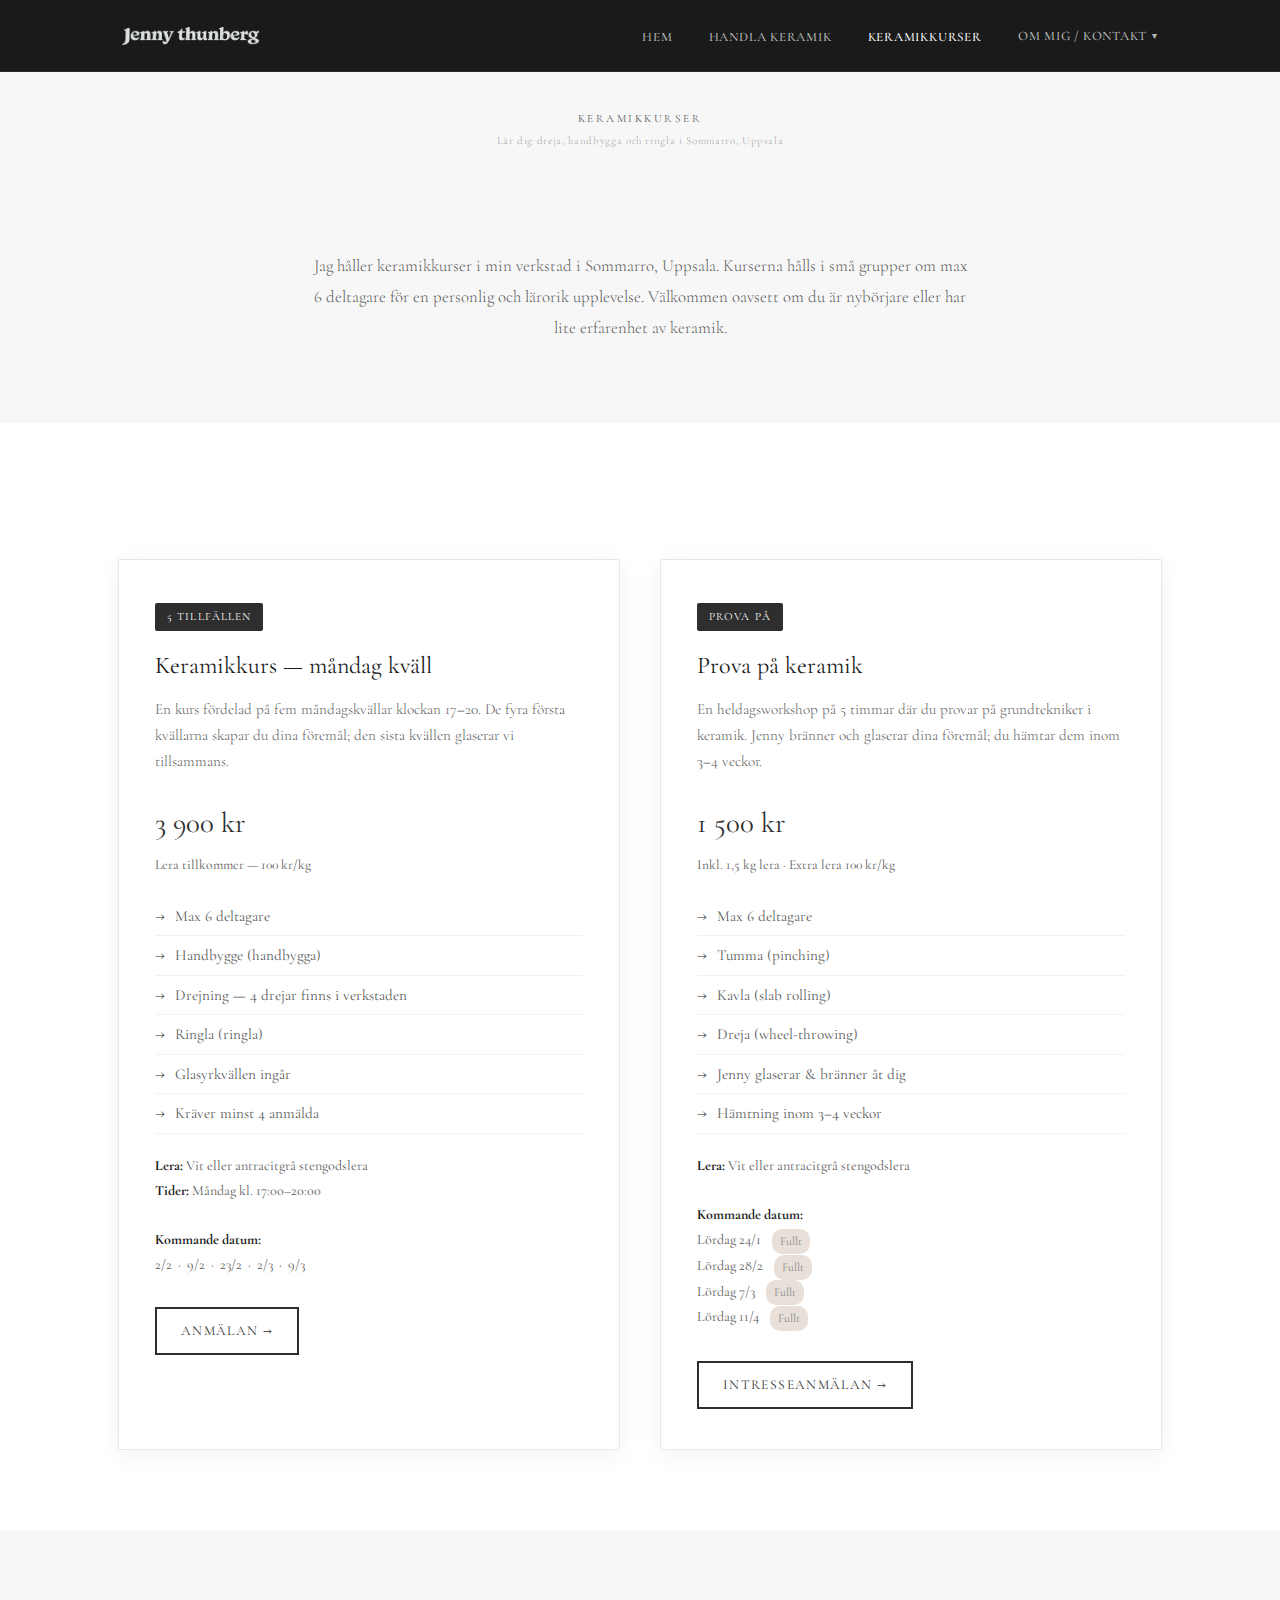
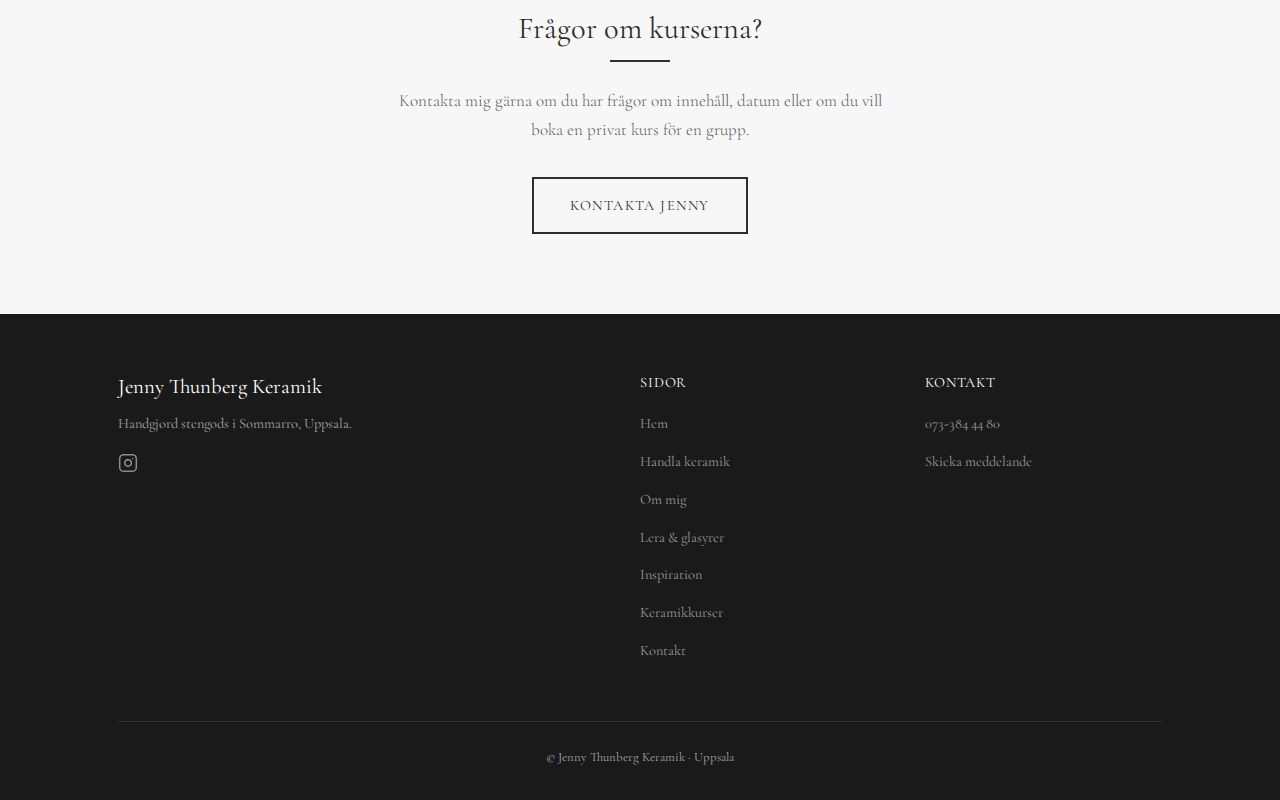
<file: keramikkurser.html>
<!DOCTYPE html>
<html lang="sv">
<head>
  <meta charset="UTF-8" />
  <meta name="viewport" content="width=device-width, initial-scale=1.0" />
  <title>Keramikkurser Uppsala | Jenny Thunberg — Drejning & Handbygge</title>
  <meta name="description" content="Boka keramikkurs i Uppsala hos Jenny Thunberg. Kurser i drejning, handbygge och ringla i liten grupp om max 6 deltagare i Sommarro. Från 1 500 kr." />
  <meta name="keywords" content="keramikkurs Uppsala, drejningskurs Uppsala, keramik kurs, handbygge keramik, boka keramikkurs" />
  <meta name="author" content="Jenny Thunberg" />
  <link rel="canonical" href="https://jennythunberg.se/keramikkurser.html" />
  <meta property="og:type" content="website" />
  <meta property="og:title" content="Keramikkurser Uppsala | Jenny Thunberg" />
  <meta property="og:description" content="Boka keramikkurs i Uppsala. Drejning, handbygge och ringla i liten grupp om max 6 deltagare. Från 1 500 kr." />
  <meta property="og:url" content="https://jennythunberg.se/keramikkurser.html" />
  <meta property="og:image" content="https://jennythunberg.se/wp-content/uploads/2024/01/IMG_7467.jpg" />
  <meta property="og:locale" content="sv_SE" />
  <link rel="stylesheet" href="style.css" />
  <link rel="icon" href="https://jennythunberg.se/wp-content/uploads/2024/01/cropped-favicon.png" />
  <script type="application/ld+json">
  {
    "@context": "https://schema.org",
    "@type": "Course",
    "name": "Keramikkurs — måndag kväll",
    "description": "En kurs fördelad på fem måndagskvällar med drejning, handbygge och ringla. Max 6 deltagare.",
    "provider": {
      "@type": "Person",
      "name": "Jenny Thunberg",
      "url": "https://jennythunberg.se"
    },
    "offers": {
      "@type": "Offer",
      "price": "3900",
      "priceCurrency": "SEK"
    },
    "location": {
      "@type": "Place",
      "name": "Jenny Thunbergs verkstad, Sommarro",
      "address": {
        "@type": "PostalAddress",
        "addressLocality": "Uppsala",
        "addressCountry": "SE"
      }
    }
  }
  </script>
</head>
<body>

  <!-- NAV -->
  <nav class="nav">
    <div class="nav__inner">
      <a class="nav__logo" href="index.html">
        <img src="logotyp.png"
             alt="Jenny Thunberg Keramik"
             onerror="this.style.display='none'; this.nextElementSibling.style.display='block';" />
        <span class="nav__logo-text" style="display:none;">Jenny Thunberg</span>
      </a>
      <ul class="nav__links" id="nav-links">
        <li><a href="index.html">Hem</a></li>
        <li><a href="handla-keramik.html">Handla keramik</a></li>
        <li><a href="keramikkurser.html" class="active">Keramikkurser</a></li>
        <li class="nav__dropdown">
          <button class="nav__dropdown-toggle" aria-expanded="false">Om mig / Kontakt <span class="nav__dropdown-arrow">▾</span></button>
          <ul class="nav__dropdown-menu">
            <li><a href="om-mig.html">Om mig</a></li>
            <li><a href="kontakt.html">Kontakt</a></li>
            <li><a href="lera-och-glasyrer.html">Lera &amp; glasyrer</a></li>
            <li><a href="inspiration.html">Inspiration</a></li>
          </ul>
        </li>
      </ul>
      <button class="nav__toggle" id="nav-toggle" aria-label="Meny">
        <span></span><span></span><span></span>
      </button>
    </div>
  </nav>

  <!-- PAGE HERO -->
  <div class="page-hero">
    <h1>Keramikkurser</h1>
    <p>Lär dig dreja, handbygga och ringla i Sommarro, Uppsala</p>
  </div>

  <!-- INTRO -->
  <section class="section">
    <div class="container" style="max-width:720px;">
      <p style="color:var(--mid); font-size:1.05rem; font-weight:300; line-height:1.85; text-align:center;">
        Jag håller keramikkurser i min verkstad i Sommarro, Uppsala.
        Kurserna hålls i små grupper om max 6 deltagare för en personlig
        och lärorik upplevelse. Välkommen oavsett om du är nybörjare
        eller har lite erfarenhet av keramik.
      </p>
    </div>
  </section>

  <!-- COURSES -->
  <section class="section section--alt">
    <div class="container">
      <div class="courses-grid">

        <!-- Course 1 -->
        <div class="course-card">
          <span class="course-card__tag">5 tillfällen</span>
          <h2>Keramikkurs — måndag kväll</h2>
          <p style="color:var(--mid); font-weight:300; font-size:0.95rem; line-height:1.7; margin-bottom:8px;">
            En kurs fördelad på fem måndagskvällar klockan 17–20. De fyra
            första kvällarna skapar du dina föremål; den sista kvällen
            glaserar vi tillsammans.
          </p>

          <div class="course-card__price">3 900 kr</div>
          <p style="color:var(--mid); font-size:0.85rem; margin-top:-12px; margin-bottom:20px;">
            Lera tillkommer — 100 kr/kg
          </p>

          <ul>
            <li>Max 6 deltagare</li>
            <li>Handbygge (handbygga)</li>
            <li>Drejning — 4 drejar finns i verkstaden</li>
            <li>Ringla (ringla)</li>
            <li>Glasyrkvällen ingår</li>
            <li>Kräver minst 4 anmälda</li>
          </ul>

          <div class="course-card__dates">
            <strong>Lera:</strong> Vit eller antracitgrå stengodslera<br />
            <strong>Tider:</strong> Måndag kl. 17:00–20:00<br />
            <br />
            <strong>Kommande datum:</strong><br />
            2/2 &nbsp;·&nbsp; 9/2 &nbsp;·&nbsp; 23/2 &nbsp;·&nbsp; 2/3 &nbsp;·&nbsp; 9/3
          </div>

          <br />
          <a href="kontakt.html" class="btn btn--rust" style="font-size:0.85rem; padding:10px 24px;">Anmälan →</a>
        </div>

        <!-- Course 2 -->
        <div class="course-card">
          <span class="course-card__tag">Prova på</span>
          <h2>Prova på keramik</h2>
          <p style="color:var(--mid); font-weight:300; font-size:0.95rem; line-height:1.7; margin-bottom:8px;">
            En heldagsworkshop på 5 timmar där du provar på grundtekniker
            i keramik. Jenny bränner och glaserar dina föremål; du hämtar
            dem inom 3–4 veckor.
          </p>

          <div class="course-card__price">1 500 kr</div>
          <p style="color:var(--mid); font-size:0.85rem; margin-top:-12px; margin-bottom:20px;">
            Inkl. 1,5 kg lera · Extra lera 100 kr/kg
          </p>

          <ul>
            <li>Max 6 deltagare</li>
            <li>Tumma (pinching)</li>
            <li>Kavla (slab rolling)</li>
            <li>Dreja (wheel-throwing)</li>
            <li>Jenny glaserar &amp; bränner åt dig</li>
            <li>Hämtning inom 3–4 veckor</li>
          </ul>

          <div class="course-card__dates">
            <strong>Lera:</strong> Vit eller antracitgrå stengodslera<br />
            <br />
            <strong>Kommande datum:</strong><br />
            Lördag 24/1 <span class="fullt">Fullt</span><br />
            Lördag 28/2 <span class="fullt">Fullt</span><br />
            Lördag 7/3 <span class="fullt">Fullt</span><br />
            Lördag 11/4 <span class="fullt">Fullt</span>
          </div>

          <br />
          <a href="kontakt.html" class="btn btn--rust" style="font-size:0.85rem; padding:10px 24px;">Intresseanmälan →</a>
        </div>

      </div>
    </div>
  </section>

  <!-- CONTACT TEASER -->
  <section class="section">
    <div class="container" style="text-align:center;">
      <h2 style="font-size:1.9rem; color:var(--rust); margin-bottom:12px;">Frågor om kurserna?</h2>
      <div class="divider" style="margin:12px auto 24px;"></div>
      <p style="color:var(--mid); max-width:500px; margin:0 auto 32px; font-weight:300;">
        Kontakta mig gärna om du har frågor om innehåll, datum eller
        om du vill boka en privat kurs för en grupp.
      </p>
      <a href="kontakt.html" class="btn btn--rust">Kontakta Jenny</a>
    </div>
  </section>

  <!-- FOOTER -->
  <footer class="footer">
    <div class="container">
      <div class="footer__inner">
        <div class="footer__brand">
          <h3>Jenny Thunberg Keramik</h3>
          <p>Handgjord stengods i Sommarro, Uppsala.</p>
          <div class="footer__social">
            <a href="https://www.instagram.com/jennyathunberg/" target="_blank" rel="noopener" aria-label="Instagram">
              <svg xmlns="http://www.w3.org/2000/svg" width="20" height="20" viewBox="0 0 24 24" fill="none" stroke="currentColor" stroke-width="1.8" stroke-linecap="round" stroke-linejoin="round">
                <rect x="2" y="2" width="20" height="20" rx="5" ry="5"/><path d="M16 11.37A4 4 0 1 1 12.63 8 4 4 0 0 1 16 11.37z"/><line x1="17.5" y1="6.5" x2="17.51" y2="6.5"/>
              </svg>
            </a>
          </div>
        </div>
        <div class="footer__links">
          <h4>Sidor</h4>
          <ul>
            <li><a href="index.html">Hem</a></li>
            <li><a href="handla-keramik.html">Handla keramik</a></li>
            <li><a href="om-mig.html">Om mig</a></li>
            <li><a href="lera-och-glasyrer.html">Lera & glasyrer</a></li>
            <li><a href="inspiration.html">Inspiration</a></li>
            <li><a href="keramikkurser.html">Keramikkurser</a></li>
            <li><a href="kontakt.html">Kontakt</a></li>
          </ul>
        </div>
        <div class="footer__links">
          <h4>Kontakt</h4>
          <ul>
            <li><a href="tel:0733844480">073-384 44 80</a></li>
            <li><a href="kontakt.html">Skicka meddelande</a></li>
          </ul>
        </div>
      </div>
      <div class="footer__bottom">
        <p>© Jenny Thunberg Keramik · Uppsala</p>
      </div>
    </div>
  </footer>

  <script>
    const toggle = document.getElementById('nav-toggle');
    const links  = document.getElementById('nav-links');
    toggle.addEventListener('click', () => {
      const isOpen = links.classList.toggle('open');
      toggle.classList.toggle('open', isOpen);
      document.body.style.overflow = isOpen ? 'hidden' : '';
    });
    const dropdown = document.querySelector('.nav__dropdown');
    const dropdownToggle = dropdown?.querySelector('.nav__dropdown-toggle');
    dropdownToggle?.addEventListener('click', e => {
      e.stopPropagation();
      const isOpen = dropdown.classList.toggle('open');
      dropdownToggle.setAttribute('aria-expanded', isOpen);
    });
    document.addEventListener('click', () => dropdown?.classList.remove('open'));
  </script>
</body>
</html>
</file>
<file: style.css>
/* ============================================================
   Jenny Thunberg Keramik — Local Redesign Base
   Colors: cream #EAD BB6, rust #a57468, dark #222222
   Fonts:  Cormorant Garamond (all)
   ============================================================ */

@import url('https://fonts.googleapis.com/css2?family=Cormorant+Garamond:ital,wght@0,300;0,400;0,500;0,600;1,300;1,400;1,500&display=swap');

/* ----- Page Loader ----- */
.page-loader {
  position: fixed;
  inset: 0;
  z-index: 9999;
  background: var(--dark);
  display: flex;
  align-items: center;
  justify-content: center;
  transition: opacity 0.55s ease;
}

.page-loader.fade-out {
  opacity: 0;
  pointer-events: none;
}

.page-loader__logo {
  width: 160px;
  height: 160px;
  filter: invert(1);
  animation: loader-spin 2s cubic-bezier(0.4, 0, 0.25, 1) forwards;
}

@keyframes loader-spin {
  0%   { transform: scale(0.75) rotate(0deg);   opacity: 0; }
  18%  { transform: scale(1)    rotate(0deg);   opacity: 1; }
  85%  { transform: scale(1)    rotate(720deg); opacity: 1; }
  100% { transform: scale(1)    rotate(720deg); opacity: 1; }
}

/* ----- Reset & Base ----- */
*, *::before, *::after { box-sizing: border-box; margin: 0; padding: 0; }

:root {
  --cream:      #ebebeb;    /* nav background tint */
  --cream-solid: #f2f2f2;
  --rust:       #2e2e2e;
  --rust-dark:  #111111;
  --dark:       #1a1a1a;
  --mid:        #5a5a5a;
  --light-bg:   #f7f7f7;
  --font-head:  'Cormorant Garamond', serif;
  --font-body:  'Cormorant Garamond', serif;
  --font-nav:   'Cormorant Garamond', serif;
  --max-w:      1100px;
  --nav-h:      72px;
}

html { scroll-behavior: smooth; }

body {
  font-family: var(--font-body);
  font-size: 17px;
  line-height: 1.75;
  color: var(--dark);
  background: var(--light-bg);
}

img { max-width: 100%; display: block; }
a   { color: var(--rust); text-decoration: none; }
a:hover { color: var(--rust-dark); text-decoration: underline; }

h1, h2, h3, h4 {
  font-family: var(--font-head);
  font-weight: 400;
  line-height: 1.25;
}

/* ----- Layout helpers ----- */
.container {
  max-width: var(--max-w);
  margin: 0 auto;
  padding: 0 28px;
}

.section {
  padding: 80px 0;
}

.section--alt {
  background: #fff;
}

/* ----- Navigation ----- */
.nav {
  position: fixed;
  top: 0; left: 0; right: 0;
  z-index: 100;
  background: var(--dark);
  backdrop-filter: blur(6px);
  border-bottom: 1px solid rgba(255, 255, 255, 0.08);
  height: var(--nav-h);
  display: flex;
  align-items: center;
}

.nav__inner {
  display: flex;
  align-items: center;
  width: 100%;
  max-width: var(--max-w);
  margin: 0 auto;
  padding: 0 32px;
  position: relative;
  z-index: 101;
}

.nav__logo img {
  height: 18px;
  width: auto;
  filter: invert(1);
}

.nav__logo-text {
  font-family: var(--font-head);
  font-size: 1.2rem;
  color: var(--rust);
  letter-spacing: 0.03em;
}

.nav__links {
  display: flex;
  align-items: center;
  gap: 36px;
  list-style: none;
  margin-left: auto;
}

.nav__links a {
  font-family: var(--font-nav);
  font-size: 13px;
  font-weight: 500;
  letter-spacing: 0.06em;
  text-transform: uppercase;
  color: rgba(255, 255, 255, 0.7);
  transition: color 0.2s;
}

.nav__links a:hover,
.nav__links a.active { color: #fff; text-decoration: none; }

/* Hamburger */
.nav__toggle {
  display: none;
  flex-direction: column;
  gap: 4px;
  background: none;
  border: none;
  cursor: pointer;
  padding: 4px;
  margin-left: auto;
}
.nav__toggle span {
  display: block;
  width: 18px; height: 1.5px;
  background: rgba(255, 255, 255, 0.8);
  border-radius: 1px;
  transition: transform 0.3s ease, opacity 0.3s ease;
}
.nav__toggle.open span:nth-child(1) { transform: translateY(5.5px) rotate(45deg); }
.nav__toggle.open span:nth-child(2) { opacity: 0; transform: scaleX(0); }
.nav__toggle.open span:nth-child(3) { transform: translateY(-5.5px) rotate(-45deg); }

/* ----- Dropdown ----- */
.nav__dropdown { position: relative; }

.nav__dropdown-toggle {
  background: none;
  border: none;
  cursor: pointer;
  font-family: var(--font-nav);
  font-size: 13px;
  font-weight: 500;
  letter-spacing: 0.06em;
  text-transform: uppercase;
  color: rgba(255, 255, 255, 0.7);
  transition: color 0.2s;
  display: flex;
  align-items: center;
  gap: 5px;
  padding: 8px 0;
  margin: -8px 0;
}
.nav__dropdown-toggle:hover,
.nav__dropdown.open .nav__dropdown-toggle { color: #fff; }

.nav__dropdown-arrow {
  display: inline-block;
  transition: transform 0.25s ease;
  font-size: 10px;
  line-height: 1;
}
.nav__dropdown.open .nav__dropdown-arrow { transform: rotate(180deg); }

.nav__dropdown-menu {
  display: none;
  position: absolute;
  top: calc(100% + 16px);
  left: 50%;
  transform: translateX(-50%);
  background: var(--dark);
  border: 1px solid rgba(255,255,255,0.08);
  min-width: 200px;
  list-style: none;
  padding: 8px 0;
}

/* Invisible bridge fills the gap between toggle and menu so hover isn't lost */
.nav__dropdown-menu::before {
  content: '';
  position: absolute;
  top: -24px;
  left: 0;
  right: 0;
  height: 24px;
}
.nav__dropdown.open .nav__dropdown-menu { display: block; }

@media (hover: hover) and (pointer: fine) {
  .nav__dropdown:hover .nav__dropdown-menu { display: block; }
  .nav__dropdown:hover .nav__dropdown-toggle { color: #fff; }
  .nav__dropdown:hover .nav__dropdown-arrow { transform: rotate(180deg); }
}

.nav__dropdown-menu li a {
  display: block;
  padding: 10px 20px;
  font-family: var(--font-nav);
  font-size: 13px;
  font-weight: 500;
  letter-spacing: 0.06em;
  text-transform: uppercase;
  color: rgba(255,255,255,0.7);
  transition: color 0.2s, background 0.2s;
  white-space: nowrap;
}
.nav__dropdown-menu li a:hover { color: #fff; background: rgba(255,255,255,0.05); text-decoration: none; }

/* ----- Hero ----- */
.hero {
  position: relative;
  min-height: 100vh;
  display: flex;
  align-items: center;
  justify-content: center;
  overflow: hidden;
  padding-top: var(--nav-h);
}

.hero__video {
  position: absolute;
  inset: 0;
  width: 100%; height: 100%;
  object-fit: cover;
  z-index: 0;
}

.hero__overlay {
  position: absolute;
  inset: 0;
  background: rgba(20, 20, 20, 0.38);
  z-index: 1;
}

.hero__content {
  position: relative;
  z-index: 2;
  text-align: center;
  color: #fff;
  padding: 40px 28px;
}

.hero__title {
  font-family: var(--font-head);
  font-size: clamp(2.6rem, 6vw, 4rem);
  font-weight: 400;
  letter-spacing: 0.02em;
  margin-bottom: 20px;
  text-shadow: 0 2px 20px rgba(0,0,0,0.4);
}

.hero__letter {
  display: inline-block;
  opacity: 0;
  animation: letter-in 0.45s ease-out forwards;
  animation-delay: calc(var(--i) * 55ms + 0.25s);
}

@keyframes letter-in {
  from {
    opacity: 0;
    transform: translateY(8px) rotate(-4deg);
  }
  to {
    opacity: 1;
    transform: translateY(0) rotate(0deg);
  }
}

.hero__subtitle {
  font-size: clamp(1rem, 2.5vw, 1.25rem);
  font-weight: 300;
  max-width: 90vw;
  white-space: nowrap;
  margin: 0 auto 36px;
  text-shadow: 0 1px 10px rgba(0,0,0,0.3);
}

.btn {
  display: inline-block;
  padding: 14px 36px;
  border: 2px solid #fff;
  color: #fff;
  font-family: var(--font-head);
  font-size: 0.9rem;
  letter-spacing: 0.1em;
  text-transform: uppercase;
  transition: background 0.25s, color 0.25s;
}

.btn:hover {
  background: #fff;
  color: var(--rust);
  text-decoration: none;
}

.btn--primary {
  background: #fff;
  border-color: #fff;
  color: #111;
}
.btn--primary:hover { background: rgba(255,255,255,0.88); color: #111; text-decoration: none; }

.btn--rust {
  border-color: var(--rust);
  color: var(--rust);
  background: transparent;
}
.btn--rust:hover { background: var(--rust); color: #fff; }

.hero__buttons {
  display: flex;
  gap: 16px;
  justify-content: center;
  flex-wrap: wrap;
}

/* ----- About strip (homepage) ----- */
.about-strip {
  display: grid;
  grid-template-columns: 1fr 1fr;
  gap: 0;
  min-height: 560px;
}

.about-strip__text {
  background: var(--light-bg);
  display: flex;
  align-items: center;
  padding: 72px 64px;
}

.about-strip__text-inner h2 {
  font-size: clamp(1.6rem, 3vw, 2.2rem);
  color: var(--rust);
  margin-bottom: 24px;
}

.about-strip__text-inner p {
  color: var(--mid);
  margin-bottom: 18px;
  font-size: 1rem;
  font-weight: 300;
}

.about-strip__img {
  overflow: hidden;
}

.about-strip__img img {
  width: 100%; height: 100%;
  object-fit: cover;
  transition: transform 0.6s ease;
}
.about-strip__img:hover img { transform: scale(1.03); }

/* ----- Gallery grid ----- */
.gallery {
  display: grid;
  grid-template-columns: repeat(3, 1fr);
  gap: 4px;
}

.gallery__item {
  overflow: hidden;
  aspect-ratio: 1;
}

.gallery__item img {
  width: 100%; height: 100%;
  object-fit: cover;
  transition: transform 0.5s ease;
}

.gallery__item:hover img { transform: scale(1.05); }

/* ----- Parallax quote banner ----- */
.quote-banner {
  background-attachment: fixed;
  background-size: cover;
  background-position: center;
  padding: 120px 28px;
  position: relative;
  text-align: center;
}

.quote-banner::before {
  content: '';
  position: absolute;
  inset: 0;
  background: rgba(20, 20, 20, 0.55);
}

.quote-banner__inner {
  position: relative;
  color: #fff;
  max-width: 700px;
  margin: 0 auto;
}

.quote-banner__inner blockquote {
  font-family: var(--font-head);
  font-size: clamp(1.3rem, 3vw, 1.9rem);
  font-weight: 400;
  line-height: 1.5;
  font-style: italic;
}

/* ----- Page hero (inner pages) ----- */
.page-hero {
  padding-top: calc(var(--nav-h) + 40px);
  padding-bottom: 20px;
  text-align: center;
}

.page-hero h1 {
  font-size: 0.7rem;
  letter-spacing: 0.22em;
  text-transform: uppercase;
  color: var(--mid);
  font-weight: 400;
  margin-bottom: 0;
}

.page-hero p {
  font-size: 0.68rem;
  letter-spacing: 0.06em;
  color: var(--mid);
  font-weight: 300;
  opacity: 0.55;
  margin-top: 5px;
}

/* ----- Content + image layouts (inner pages) ----- */
.content-block {
  display: grid;
  grid-template-columns: 1fr 1fr;
  gap: 80px;
  align-items: center;
  padding: 80px 0;
}

.content-block--reverse { direction: rtl; }
.content-block--reverse > * { direction: ltr; }

.content-block__text h2 {
  font-size: 1.9rem;
  color: var(--rust);
  margin-bottom: 20px;
}

.content-block__text p {
  color: var(--mid);
  margin-bottom: 16px;
  font-size: 1rem;
  font-weight: 300;
}

.content-block__img {
  overflow: hidden;
  border-radius: 2px;
  box-shadow: 0 8px 40px rgba(0,0,0,0.12);
}

.content-block__img img {
  width: 100%; height: 100%;
  object-fit: cover;
  min-height: 400px;
}

/* ----- Courses ----- */
.courses-grid {
  display: grid;
  grid-template-columns: repeat(auto-fit, minmax(320px, 1fr));
  gap: 40px;
  margin-top: 56px;
}

.course-card {
  background: #fff;
  border: 1px solid rgba(30, 30, 30, 0.1);
  padding: 40px 36px;
  border-radius: 2px;
  box-shadow: 0 4px 24px rgba(0,0,0,0.06);
}

.course-card__tag {
  display: inline-block;
  background: var(--rust);
  color: #fff;
  font-size: 0.7rem;
  letter-spacing: 0.1em;
  text-transform: uppercase;
  padding: 4px 12px;
  margin-bottom: 20px;
  border-radius: 2px;
}

.course-card h2 {
  font-size: 1.5rem;
  color: var(--dark);
  margin-bottom: 16px;
}

.course-card__price {
  font-size: 1.8rem;
  font-family: var(--font-head);
  color: var(--rust);
  margin: 24px 0 16px;
}

.course-card ul {
  list-style: none;
  margin: 16px 0;
}

.course-card ul li {
  padding: 6px 0;
  padding-left: 20px;
  position: relative;
  font-size: 0.95rem;
  color: var(--mid);
  border-bottom: 1px solid rgba(0,0,0,0.05);
}

.course-card ul li::before {
  content: '→';
  position: absolute;
  left: 0;
  color: var(--rust);
}

.course-card__dates {
  margin-top: 20px;
  font-size: 0.88rem;
  color: var(--mid);
}

.course-card__dates strong { color: var(--dark); }

.fullt {
  display: inline-block;
  background: #e8e0d8;
  color: #888;
  font-size: 0.75rem;
  padding: 2px 8px;
  border-radius: 10px;
  margin-left: 8px;
  vertical-align: middle;
}

/* ----- Contact ----- */
.contact-grid {
  display: grid;
  grid-template-columns: 1fr 1fr;
  gap: 80px;
  padding: 80px 0;
  align-items: start;
}

.contact-info h2 {
  font-size: 2rem;
  color: var(--rust);
  margin-bottom: 24px;
}

.contact-info p { color: var(--mid); margin-bottom: 12px; font-weight: 300; }

.contact-info .phone {
  font-size: 1.3rem;
  font-family: var(--font-head);
  color: var(--dark);
  margin: 16px 0;
}

.contact-form h2 {
  font-size: 1.6rem;
  color: var(--rust);
  margin-bottom: 24px;
}

.form-group {
  margin-bottom: 20px;
}

.form-group label {
  display: block;
  font-size: 0.85rem;
  letter-spacing: 0.05em;
  text-transform: uppercase;
  color: var(--mid);
  margin-bottom: 6px;
}

.form-group input,
.form-group textarea,
.form-group select {
  width: 100%;
  padding: 12px 16px;
  border: 1px solid rgba(30, 30, 30, 0.15);
  background: #fff;
  font-family: var(--font-body);
  font-size: 0.95rem;
  color: var(--dark);
  border-radius: 2px;
  outline: none;
  transition: border-color 0.2s;
}

.form-group input:focus,
.form-group textarea:focus,
.form-group select:focus {
  border-color: var(--rust);
}

.form-group textarea { min-height: 140px; resize: vertical; }

.form-submit {
  display: inline-block;
  padding: 14px 40px;
  background: var(--rust);
  color: #fff;
  font-family: var(--font-head);
  font-size: 0.9rem;
  letter-spacing: 0.08em;
  text-transform: uppercase;
  border: none;
  cursor: pointer;
  transition: background 0.25s;
  border-radius: 2px;
}

.form-submit:hover { background: var(--rust-dark); }

/* ----- Divider ----- */
.divider {
  width: 60px;
  height: 2px;
  background: var(--rust);
  margin: 20px 0 32px;
}

/* ----- Footer ----- */
.footer {
  background: var(--dark);
  color: rgba(255,255,255,0.6);
  padding: 60px 0 32px;
}

.footer__inner {
  display: grid;
  grid-template-columns: 2fr 1fr 1fr;
  gap: 48px;
  margin-bottom: 48px;
}

.footer__brand h3 {
  font-family: var(--font-head);
  font-size: 1.3rem;
  color: #fff;
  margin-bottom: 12px;
}

.footer__brand p { font-size: 0.9rem; line-height: 1.7; }

.footer__links h4 {
  font-family: var(--font-head);
  color: #fff;
  margin-bottom: 16px;
  font-size: 0.9rem;
  letter-spacing: 0.06em;
  text-transform: uppercase;
}

.footer__links ul { list-style: none; }
.footer__links ul li { margin-bottom: 8px; }
.footer__links a { color: rgba(255,255,255,0.55); font-size: 0.9rem; }
.footer__links a:hover { color: #fff; text-decoration: none; }

.footer__bottom {
  border-top: 1px solid rgba(255,255,255,0.1);
  padding-top: 24px;
  text-align: center;
  font-size: 0.8rem;
}

/* ----- Responsive ----- */
@media (max-width: 900px) {
  .about-strip,
  .content-block,
  .contact-grid,
  .footer__inner {
    grid-template-columns: 1fr;
  }

  .about-strip__text {
    padding: 56px 32px;
  }

  .about-strip__img { min-height: 320px; }

  .content-block--reverse { direction: ltr; }

  .gallery { grid-template-columns: repeat(2, 1fr); }
}

@media (max-width: 1024px) {
  .nav__toggle { display: flex; }

  .nav__links {
    display: flex;
    flex-direction: column;
    position: fixed;
    top: var(--nav-h);
    left: 0;
    right: 0;
    height: calc(100vh - var(--nav-h));
    height: calc(100dvh - var(--nav-h));
    z-index: 99;
    background: var(--dark);
    padding: 36px 40px 40px;
    gap: 20px;
    overflow-y: auto;
    align-items: flex-start;
    /* closed state */
    opacity: 0;
    transform: translateY(-12px);
    pointer-events: none;
    visibility: hidden;
    transition: opacity 0.3s ease, transform 0.3s ease, visibility 0s linear 0.3s;
  }

  .nav__links.open {
    opacity: 1;
    transform: translateY(0);
    pointer-events: auto;
    visibility: visible;
    transition: opacity 0.3s ease, transform 0.3s ease, visibility 0s linear 0s;
  }

  .nav__links a,
  .nav__links .nav__dropdown-toggle {
    font-size: 15px;
    color: rgba(255,255,255,0.75);
    letter-spacing: 0.06em;
  }
  .nav__links a:hover,
  .nav__links a.active,
  .nav__links .nav__dropdown-toggle:hover { color: #fff; }

  /* Dropdown inside mobile menu */
  .nav__dropdown-menu {
    position: static;
    transform: none;
    border: none;
    background: transparent;
    padding: 8px 0 0 16px;
    display: none;
  }
  .nav__dropdown.open .nav__dropdown-menu { display: block; }
  .nav__dropdown-menu li a {
    font-size: 13px;
    padding: 8px 0;
    color: rgba(255,255,255,0.55);
    background: none;
  }
  .nav__dropdown-menu li a:hover { color: #fff; background: none; }

  .gallery { grid-template-columns: 1fr; }

  .hero__subtitle { white-space: normal; }
}

/* ----- Behold Instagram widget wrapper ----- */
.behold-instagram-wrap {
  width: 100%;
}
behold-widget {
  --behold-columns: 4;
  --behold-gap: 4px;
  --behold-border-radius: 0;
  display: block;
  width: 100%;
}
@media (max-width: 640px) {
  behold-widget { --behold-columns: 2; }
}

/* ----- Instagram grid (fallback placeholders) ----- */
.instagram-grid {
  display: grid;
  grid-template-columns: repeat(4, 1fr);
  gap: 4px;
}

.instagram-grid__item {
  aspect-ratio: 1;
  overflow: hidden;
  display: block;
  text-decoration: none;
}

.instagram-grid__placeholder {
  width: 100%;
  height: 100%;
  background: var(--cream-solid);
  display: flex;
  flex-direction: column;
  align-items: center;
  justify-content: center;
  gap: 12px;
  color: var(--mid);
  font-family: var(--font-nav);
  font-size: 11px;
  letter-spacing: 0.08em;
  text-transform: uppercase;
  transition: background 0.2s, color 0.2s;
  min-height: 200px;
}

.instagram-grid__item:hover .instagram-grid__placeholder {
  background: var(--dark);
  color: rgba(255,255,255,0.7);
}

.instagram-heading-link {
  display: inline-flex;
  align-items: center;
  color: var(--mid);
  font-family: var(--font-nav);
  font-size: 13px;
  letter-spacing: 0.06em;
  text-decoration: none;
  transition: color 0.2s;
}
.instagram-heading-link:hover { color: var(--dark); text-decoration: none; }

/* ----- Footer social ----- */
.footer__social {
  margin-top: 16px;
  display: flex;
  gap: 12px;
}

.footer__social a {
  color: rgba(255,255,255,0.5);
  transition: color 0.2s;
  display: flex;
  align-items: center;
}

.footer__social a:hover {
  color: #fff;
  text-decoration: none;
}

@media (max-width: 640px) {
  .instagram-grid {
    grid-template-columns: repeat(2, 1fr);
  }
}
</file>
